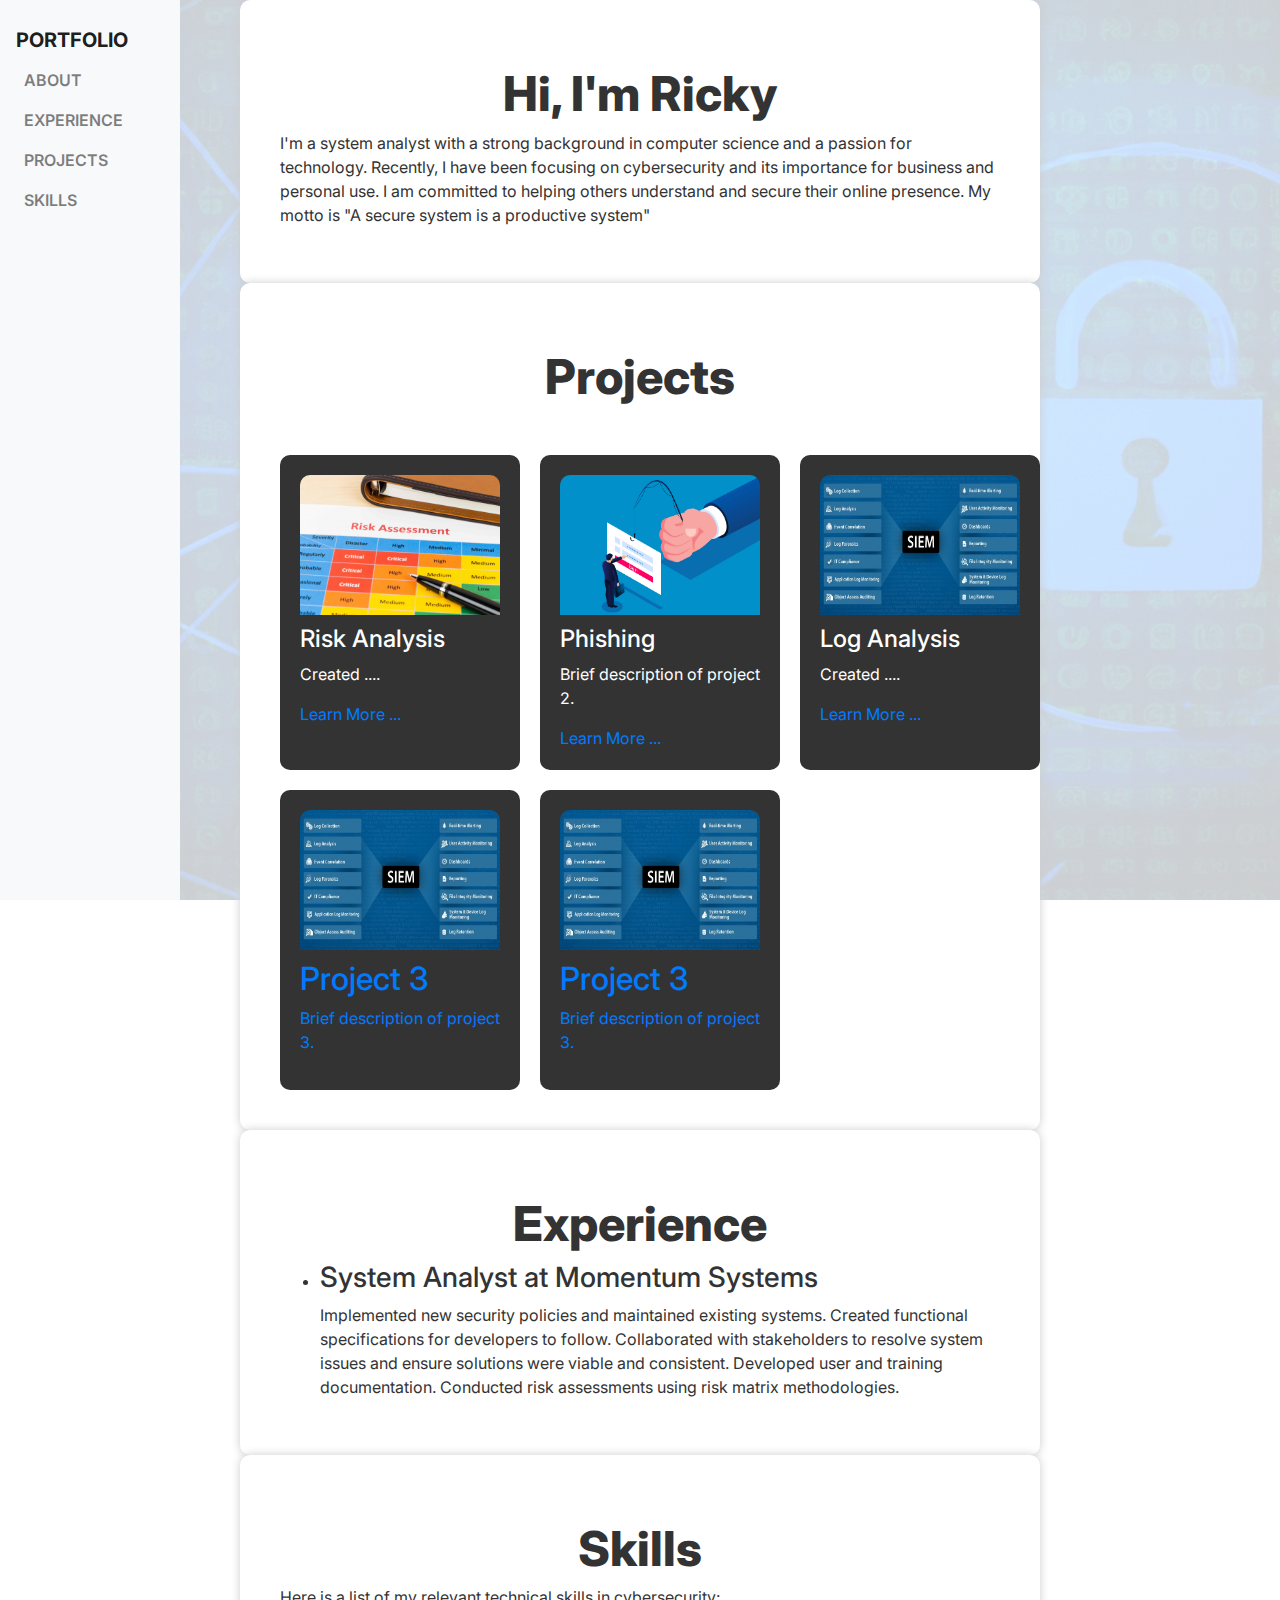
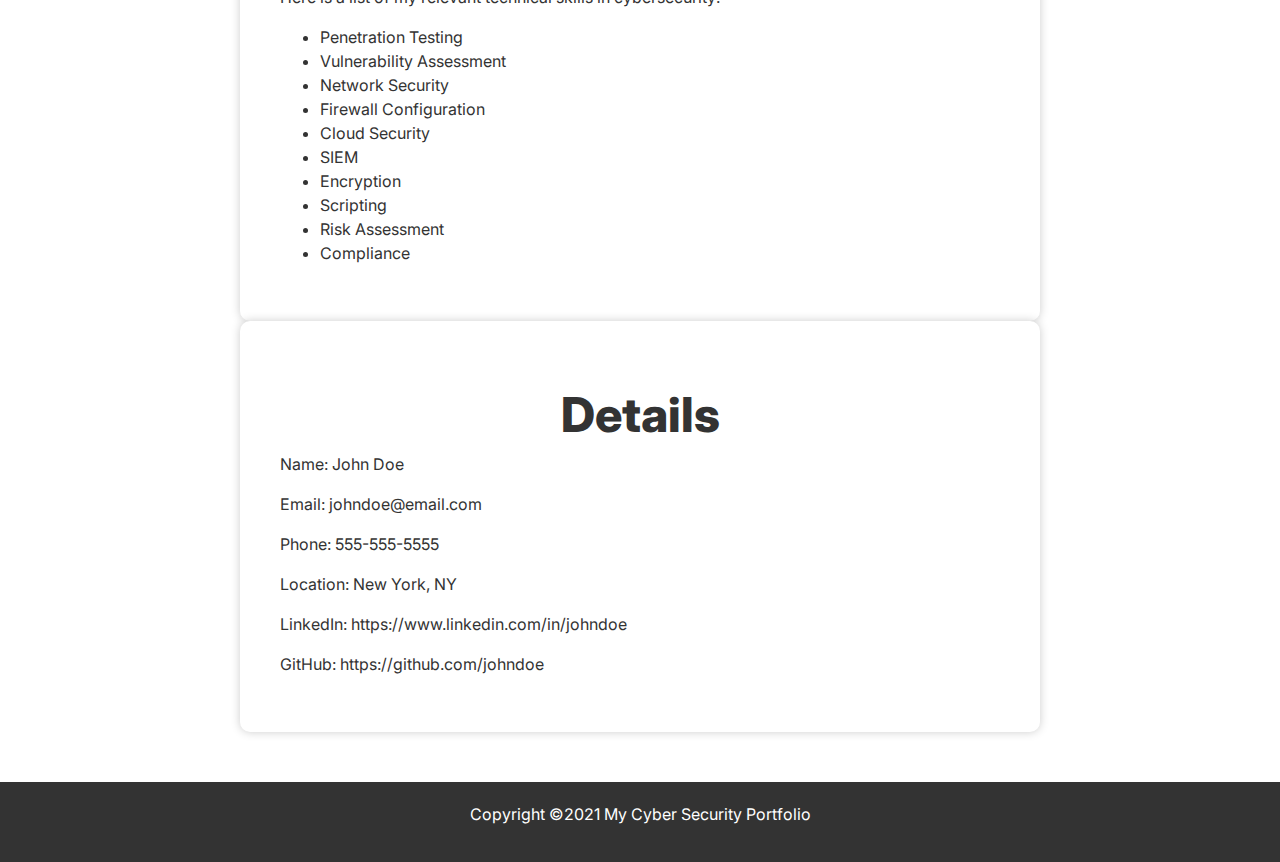
<file: Backup/ChatGPTWeb/index.htm>
<!DOCTYPE html>
<html>
  <head>
    <title>My Cyber Security Portfolio</title>
	  <link rel="stylesheet" href="https://stackpath.bootstrapcdn.com/bootstrap/4.5.2/css/bootstrap.min.css" integrity="sha384-JcKb8q3iqJ61gNV9KGb8thSsNjpSL0n8PARn9HuZOnIxN0hoP+VmmDGMN5t9UJ0Z" crossorigin="anonymous">
  <script src="https://code.jquery.com/jquery-3.5.1.slim.min.js" integrity="sha384-DfXdz2htPH0lsSSs5nCTpuj/zy4C+OGpamoFVy38MVBnE+IbbVYUew+OrCXaRkfj" crossorigin="anonymous"></script>
  <script src="https://cdn.jsdelivr.net/npm/popper.js@1.16.1/dist/umd/popper.min.js" integrity="sha384-9/reFTGAW83EW2RDu2S0VKaIzap3H66lZH81PoYlFhbGU+6BZp6G7niu735Sk7lN" crossorigin="anonymous"></script>
  <script src="https://stackpath.bootstrapcdn.com/bootstrap/4.5.2/js/bootstrap.min.js" integrity="sha384-B4gt1jrGC7Jh4AgTPSdUtOBvfO8shuf57BaghqFfPlYxofvL8/KUEfYiJOMMV+rV" crossorigin="anonymous"></script>
	<link rel="stylesheet" type="text/css" href="styles.css">
  </head>
  <body>
    <header>
     <!-- Navigation Bar -->
<nav class="navbar navbar-expand-lg navbar-light bg-light text-uppercase">
  <a class="navbar-brand" href="#">Portfolio</a>
  <button class="navbar-toggler" type="button" data-toggle="collapse" data-target="#navbarNavDropdown" aria-controls="navbarNavDropdown" aria-expanded="false" aria-label="Toggle navigation">
    <span class="navbar-toggler-icon"></span>
  </button>
  <div class="collapse navbar-collapse" id="navbarNav">
    <ul class="navbar-nav flex-column">
      <li class="nav-item">
        <a class="nav-link" href="#about">About</a>
      </li>
      <li class="nav-item">
        <a class="nav-link" href="#experience">Experience</a>
      </li>
      <li class="nav-item">
        <a class="nav-link" href="#projects">Projects</a>
      </li>
      <li class="nav-item">
        <a class="nav-link" href="#skills">Skills</a>
      </li>
    </ul>
  </div>
</nav>
<!-- End of Navigation Bar -->



    </header>
    <main>
      <section id="about">
        <h1>Hi, I'm Ricky</h1>
        <p>I'm a system analyst with a strong background in computer science and a passion for technology. Recently, I have been focusing on cybersecurity and its importance for business and personal use. I am committed to helping others understand and secure their online presence. My motto is "A secure system is a productive system"</p>
      </section>
	  <section id="projects">
  <h1>Projects</h1>
  <div class="projects">
    <div class="project">
      
        <img src="risk_m.jpg" alt="Project 1">
        <h4>Risk Analysis</h4>
        <p>Created ....</p>
        <a href="#">Learn More ...</a>
    </div>
    <div class="project">
        <img src="phishing.jpg" alt="Project 2">
        <h4>Phishing</h4>
        <p>Brief description of project 2.</p>
        <a href="#"> Learn More ... </a>
    </div>
    <div class="project">  
        <img src="siem.jpg" alt="Project 3">
        <h4>Log Analysis</h4>
        <p>Created ....</p>
        <a href="#">Learn More ...</a>
    </div>
    
<div class="project">
      <a href="#">
        <img src="siem.jpg" alt="Project 4">
        <h2>Project 3</h2>
        <p>Brief description of project 3.</p>
      </a>
    </div>
	<div class="project">
      <a href="#">
        <img src="siem.jpg" alt="Project 5">
        <h2>Project 3</h2>
        <p>Brief description of project 3.</p>
      </a>
    </div>
	
    <!-- Add more project elements as needed -->
  </div>
</section>

	  
	  
	  
      <section id="experience">
        <h1>Experience</h1>

        <ul>
          <li>
            <h3>System Analyst at Momentum Systems</h3>
            <p>Implemented new security policies and maintained existing systems. Created functional specifications for developers to follow. Collaborated with stakeholders to resolve system issues and ensure solutions were viable and consistent. Developed user and training documentation. Conducted risk assessments using risk matrix methodologies.</p>
          </li>
          </ul>
      </section>
      <section id="skills">
        <h1>Skills</h1>
        <p>Here is a list of my relevant technical skills in cybersecurity:</p>
        <ul>
          <li>Penetration Testing</li>
          <li>Vulnerability Assessment</li>
          <li>Network Security</li>
          <li>Firewall Configuration</li>
          <li>Cloud Security</li>
          <li>SIEM</li>
          <li>Encryption</li>
          <li>Scripting</li>
          <li>Risk Assessment</li>
          <li>Compliance</li>
        </ul>
      </section>
      
      <section id="contact">
        <h1>Details</h1>
        <p>Name: <span>John Doe</span></p>
        <p>Email: <span>johndoe@email.com</span></p>
        <p>Phone: <span>555-555-5555</span></p>
        <p>Location: <span>New York, NY</span></p>
        <p>LinkedIn: <span>https://www.linkedin.com/in/johndoe</span></p>
        <p>GitHub: <span>https://github.com/johndoe</span></p>
      </section>
    </main>
    <footer>
      <p>Copyright ©2021 My Cyber Security Portfolio</p>
    </footer>
	<script type="text/javascript" src="main.js">
	</script>
  </body>
</html>
</file>
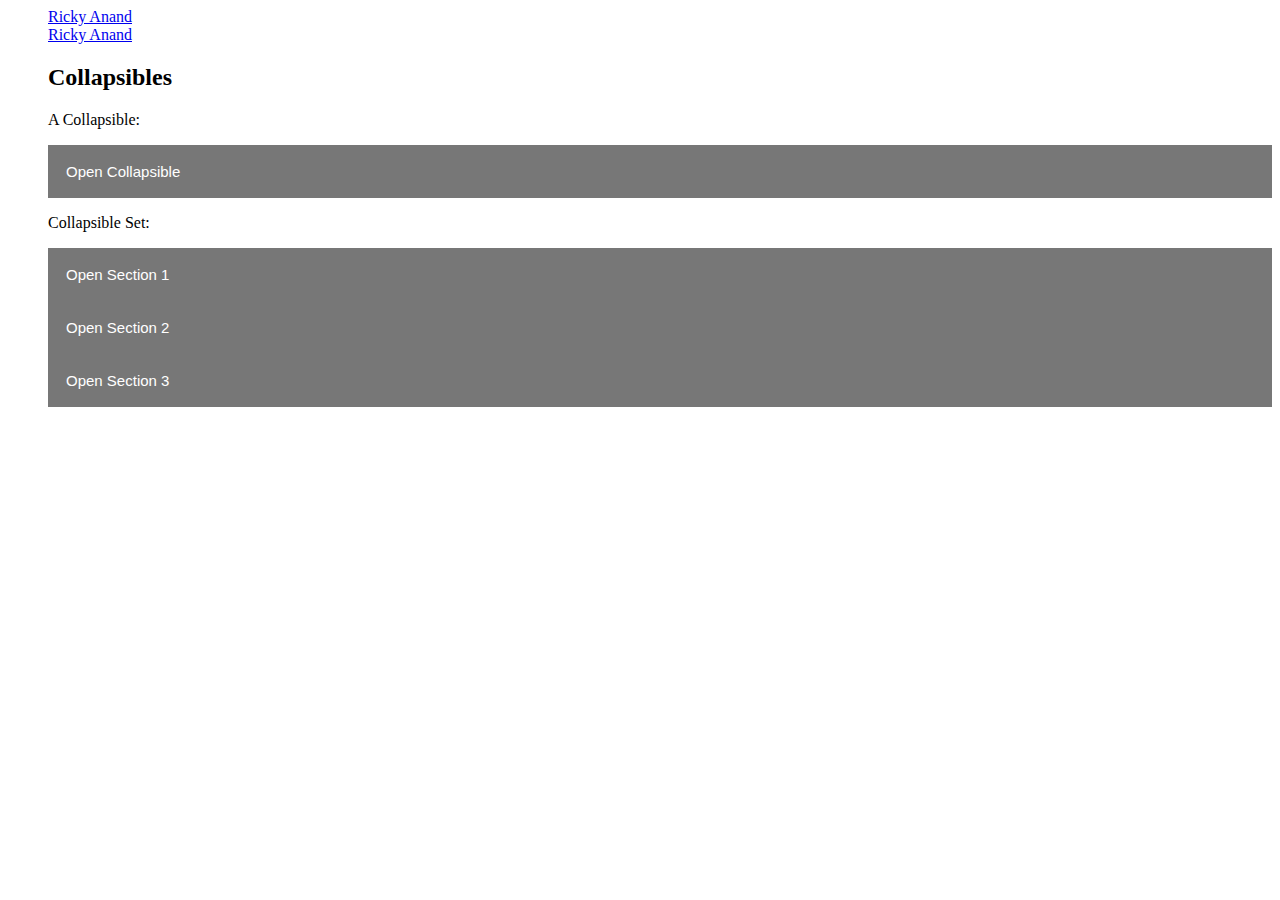
<file: Backup/test.html>
<!DOCTYPE html>
<html>
<head>
<meta name="viewport" content="width=device-width, initial-scale=1">
<style>
.collapsible {
  background-color: #777;
  color: white;
  cursor: pointer;
  padding: 18px;
  width: 100%;
  border: none;
  text-align: left;
  outline: none;
  font-size: 15px;
}

.active, .collapsible:hover {
  background-color: #555;
}

.content {
  padding: 0 18px;
  display: none;
  overflow: hidden;
  background-color: #f1f1f1;
}
</style>



</head>
<body>
			
<!-- Linux Badge Script -->
	 <script src="https://platform.linkedin.com/badges/js/profile.js" async defer type="text/javascript"></script>	
   				
            
            <dd class="clear">      
<!-- LinkedIn Badge code -->
		<div class="badge-base LI-profile-badge" data-locale="en_US" data-size="medium" data-theme="light" data-type="VERTICAL" data-vanity="ricky-anand" data-version="v1"><a class="badge-base__link LI-simple-link" href="https://au.linkedin.com/in/ricky-anand?trk=profile-badge">Ricky Anand</a></div>
  
<div class="badge-base LI-profile-badge" data-locale="en_US" data-size="medium" data-theme="dark" data-type="VERTICAL" data-vanity="ricky-anand" data-version="v1"><a class="badge-base__link LI-simple-link" href="https://au.linkedin.com/in/ricky-anand?trk=profile-badge">Ricky Anand</a></div>

<h2>Collapsibles</h2>

<p>A Collapsible:</p>
<button type="button" class="collapsible">Open Collapsible</button>
<div class="content">
  <p>Lorem ipsum dolor sit amet, consectetur adipisicing elit, sed do eiusmod tempor incididunt ut labore et dolore magna aliqua. Ut enim ad minim veniam, quis nostrud exercitation ullamco laboris nisi ut aliquip ex ea commodo consequat.</p>
</div>

<p>Collapsible Set:</p>
<button type="button" class="collapsible">Open Section 1</button>
<div class="content">
  <p>Lorem ipsum dolor sit amet, consectetur adipisicing elit, sed do eiusmod tempor incididunt ut labore et dolore magna aliqua. Ut enim ad minim veniam, quis nostrud exercitation ullamco laboris nisi ut aliquip ex ea commodo consequat.</p>
</div>
<button type="button" class="collapsible">Open Section 2</button>
<div class="content">
  <p>Lorem ipsum dolor sit amet, consectetur adipisicing elit, sed do eiusmod tempor incididunt ut labore et dolore magna aliqua. Ut enim ad minim veniam, quis nostrud exercitation ullamco laboris nisi ut aliquip ex ea commodo consequat.</p>
</div>
<button type="button" class="collapsible">Open Section 3</button>
<div class="content">
  <p>Lorem ipsum dolor sit amet, consectetur adipisicing elit, sed do eiusmod tempor incididunt ut labore et dolore magna aliqua. Ut enim ad minim veniam, quis nostrud exercitation ullamco laboris nisi ut aliquip ex ea commodo consequat.</p>
</div>

<script>
var coll = document.getElementsByClassName("collapsible");
var i;

for (i = 0; i < coll.length; i++) {
  coll[i].addEventListener("click", function() {
    this.classList.toggle("active");
    var content = this.nextElementSibling;
    if (content.style.display === "block") {
      content.style.display = "none";
    } else {
      content.style.display = "block";
    }
  });
}
</script>

</body>
</html>
</file>
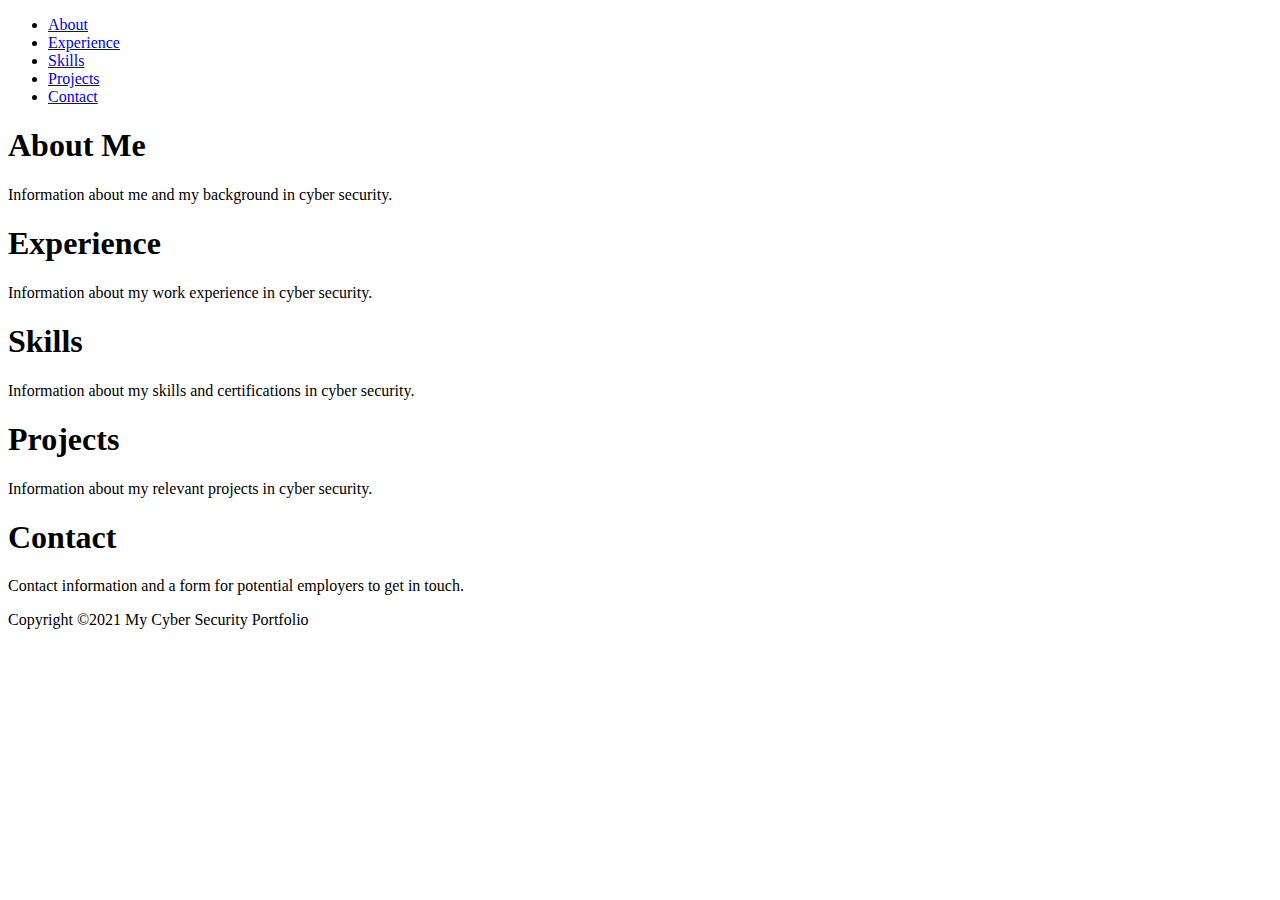
<file: Backup/ChatGPTWeb/index_backup.htm>
<!DOCTYPE html>
<html>
  <head>
    <title>My Cyber Security Portfolio</title>
  </head>
  <body>
    <header>
      <nav>
        <ul>
          <li><a href="#about">About</a></li>
          <li><a href="#experience">Experience</a></li>
          <li><a href="#skills">Skills</a></li>
          <li><a href="#projects">Projects</a></li>
          <li><a href="#contact">Contact</a></li>
        </ul>
      </nav>
    </header>
    <main>
      <section id="about">
        <h1>About Me</h1>
        <p>Information about me and my background in cyber security.</p>
      </section>
      <section id="experience">
        <h1>Experience</h1>
        <p>Information about my work experience in cyber security.</p>
      </section>
      <section id="skills">
        <h1>Skills</h1>
        <p>Information about my skills and certifications in cyber security.</p>
      </section>
      <section id="projects">
        <h1>Projects</h1>
        <p>Information about my relevant projects in cyber security.</p>
      </section>
      <section id="contact">
        <h1>Contact</h1>
        <p>Contact information and a form for potential employers to get in touch.</p>
      </section>
    </main>
    <footer>
      <p>Copyright ©2021 My Cyber Security Portfolio</p>
    </footer>
  </body>
</html>
</file>
<file: Backup/ChatGPTWeb/styles.css>
/* Use a modern font */
@import url('https://fonts.googleapis.com/css2?family=Inter:wght@300;400;500;600;700;800&display=swap');

body {
  font-family: 'Inter', sans-serif; /* Use the Inter font */
  color: #333; /* Use a dark text color */
}

/* Use a large background image */
body::before {
  content: "";
  /*
  background-image: url('https://images.unsplash.com/photo-1517694712202-14dd9538aa97?ixlib=rb-1.2.1&auto=format&fit=crop&w=1350&q=80');
  /* URL of the background image */
   background-image: url("Cyber security background.png");
	background-size: cover; /* Cover the entire background */
	background-repeat: no-repeat; /* Do not repeat the image */
	background-position: center; /* Center the image */
  background-attachment: fixed;
  opacity: 0.2;
  top: 0;
  left: 0;
  bottom: 0;
  right: 0;
  position: absolute;
  z-index: -1;
}

/* Use a transparent overlay on top of the background image */
.overlay {
  background-color: rgba(255, 255, 255, 0.7);
  position: absolute;
  top: 0;
  left: 0;
  bottom: 0;
  right: 0;
  z-index: 1;
}

/* Use a minimalistic navigation bar */
header {
  background-color: transparent; /* Make the background transparent */
  padding: 10px 20px; /* Use small padding */
  position: fixed; /* Fix the navigation bar to the top of the page */
  width: 100%; /* Make the navigation bar take up the full width of the page */
  z-index: 2; /* Make sure the navigation bar is on top of the overlay */
}

header a {
  color: #333; /* Use a dark text color */
  text-decoration: none; /* Remove the underline from links */
  font-weight: 600; /* Use a bold font weight */
  transition: all 0.2s ease; /* Add a transition for hover effect */
}

header a:hover {
  color: #000; /* Change the text color on hover */
}

/* Use a large and bold heading */
h1 {
  font-size: 48px; /* Use a large font size */
  font-weight: 800; /* Use a very bold font weight */
  text-align: center; /* Center the heading */
  margin-top: 25px; /* Add some top margin */
}

/* Use a modern button style */
.btn {
  background-color: #333; /* Use a dark background color */
  color: #fff; /* Use a light text color */
  padding: 10px 20px; /* Use small padding */
  border-radius: 50px; /* Round the corners */
  text-decoration: none; /* Remove the underline from links */
  font-weight: 600; /* Use a bold font weight */
  transition: all 0.2s ease; /* Add a transition for hover effect */
}

.btn:hover {
  background-color: #000; /* Change the background color on hover */
}

/* Use a card layout for content sections */
section {
  background-color: #fff; /* Use a light background color */
    padding: 40px; /* Use large padding */
  border-radius: 10px; /* Round the corners */
  box-shadow: 0px 0px 10px #ccc; /* Add a subtle box shadow */
  margin-top: 50px; /* Add some top margin */
  max-width: 800px; /* Limit the maximum width */
  margin: 0 auto; /* Center the card horizontally */
}


.projects {
  display: grid; /* Use a grid layout */
  grid-template-columns: repeat(3, 1fr); /* Use 3 columns */
  grid-gap: 20px; /* Add some gap between items */
  margin-top: 50px; /* Add some top margin */
}

/* Use a modern style for project thumbnails */
.project {
  background-color: #333; /* Use a dark background color */
  color: #fff; /* Use a light text color */
  padding: 20px; /* Use medium padding */
  border-radius: 10px; /* Round the corners */
  text-decoration: none; /* Remove the underline from links */
  transition: all 0.2s ease; /* Add a transition for hover effect */
}

.project:hover {
  transform: scale(1.05); /* Scale up the thumbnail on hover */
  box-shadow: 0px 0px 10px #ccc; /* Add a subtle box shadow on hover */
}

.project img {
  width: 200px; /* Make the image take up the full width of the thumbnail */
  height: 150px;
  border-radius: 10px 10px 0 0; /* Round the top corners of the image */
  padding-bottom: 10px;
}



/* Use a modern style for the contact form */
form {
  max-width: 800px; /* Limit the maximum width */
  margin: 50px auto; /* Center the form horizontally and add some top margin */
}

form label, form input, form textarea, form button {
  display: block; /* Make each form element take up the full width of the container */
  width: 100%; /* Make each form element take up the full width of the container */
  margin-bottom: 20px; /* Add some bottom margin */
}

form input, form textarea {
  padding: 10px; /* Use small padding */
  border-radius: 5px; /* Round the corners */
  border: none; /* Remove the border */
}

form button {
  background-color: #333; /* Use a dark background color */
  color: #fff; /* Use a light text color */
  padding: 10px 20px; /* Use medium padding */
  border-radius: 50px; /* Round the corners */
  font-weight: 600; /* Use a bold font weight */
  transition: all 0.2s ease; /* Add a transition for hover effect */
}

form button:hover {
  background-color: #000; /* Change the background color on hover */
}

/* Use a modern style for the footer */
footer {
  background-color: #333; /* Use a dark background color */
  color: #fff; /* Use a light text color */
  padding: 20px; /* Use medium padding */
    text-align: center; /* Center the text */
  margin-top: 50px; /* Add some top margin */
}

footer a {
  color: #fff; /* Use a light text color */
  text-decoration: none; /* Remove the underline from links */
  transition: all 0.2s ease; /* Add a transition for hover effect */
}

footer a:hover {
  color: #ccc; /* Change the text color on hover */
}

/* Media queries to make the website responsive */
@media (max-width: 600px) {
  /* Stack the navigation links vertically on small screens */
  header nav ul {
    display: flex;
    flex-direction: column;
  }

  header nav ul li {
    display: block;
    margin: 10px 0;
  }

  /* Change the grid layout on small screens */
  .projects {
    grid-template-columns: repeat(1, 1fr);
  }
}

                    
 
 .navbar {
  position: fixed;
  left: 0;
  top: 0;
  width: 180px;
  height: 100%;
  z-index: 999;
  overflow-x: hidden;
  padding-top: 20px;
  background-color: white;
}

    .navbar-custom {
        background-color: #fff;
    }
    .navbar-brand {
        color: #000;
        font-weight: bold;
    }
	
	.navbar-nav {
  flex-direction: column;
  align-items: left;
}
</file>
